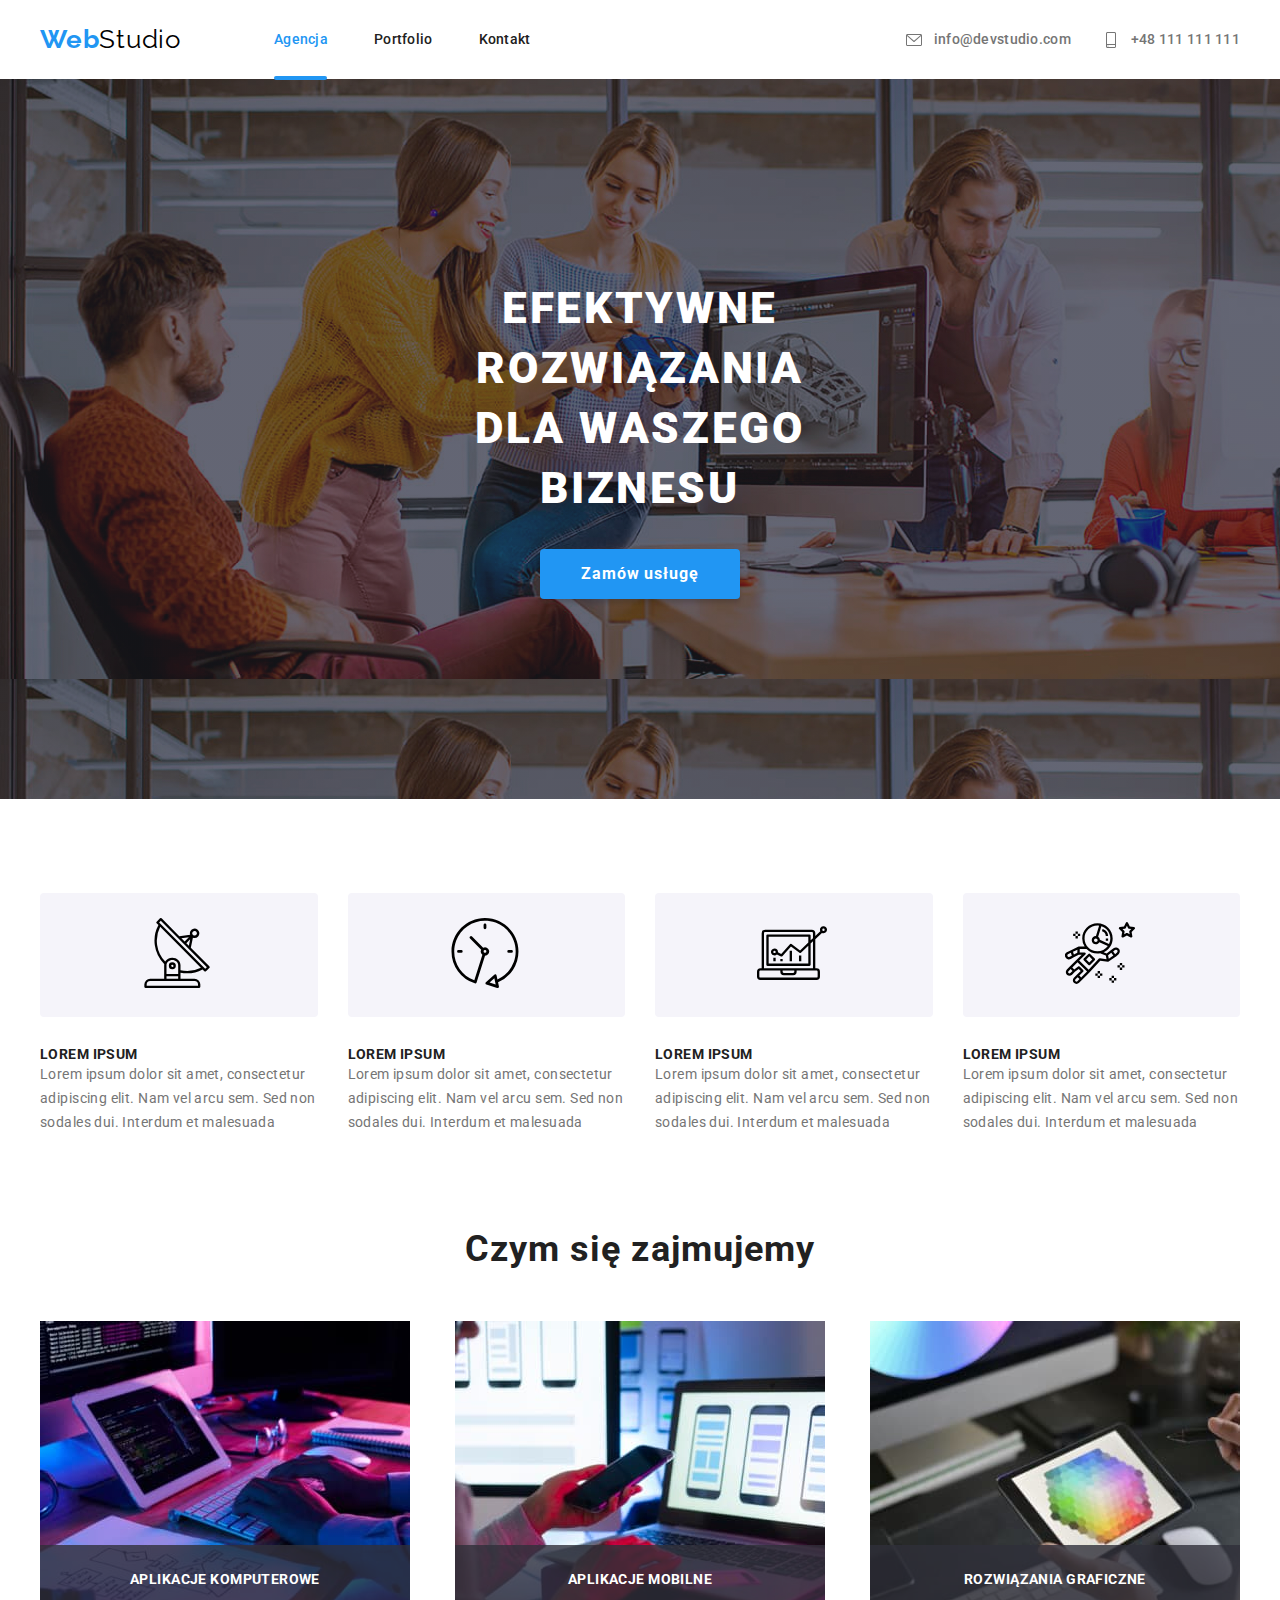
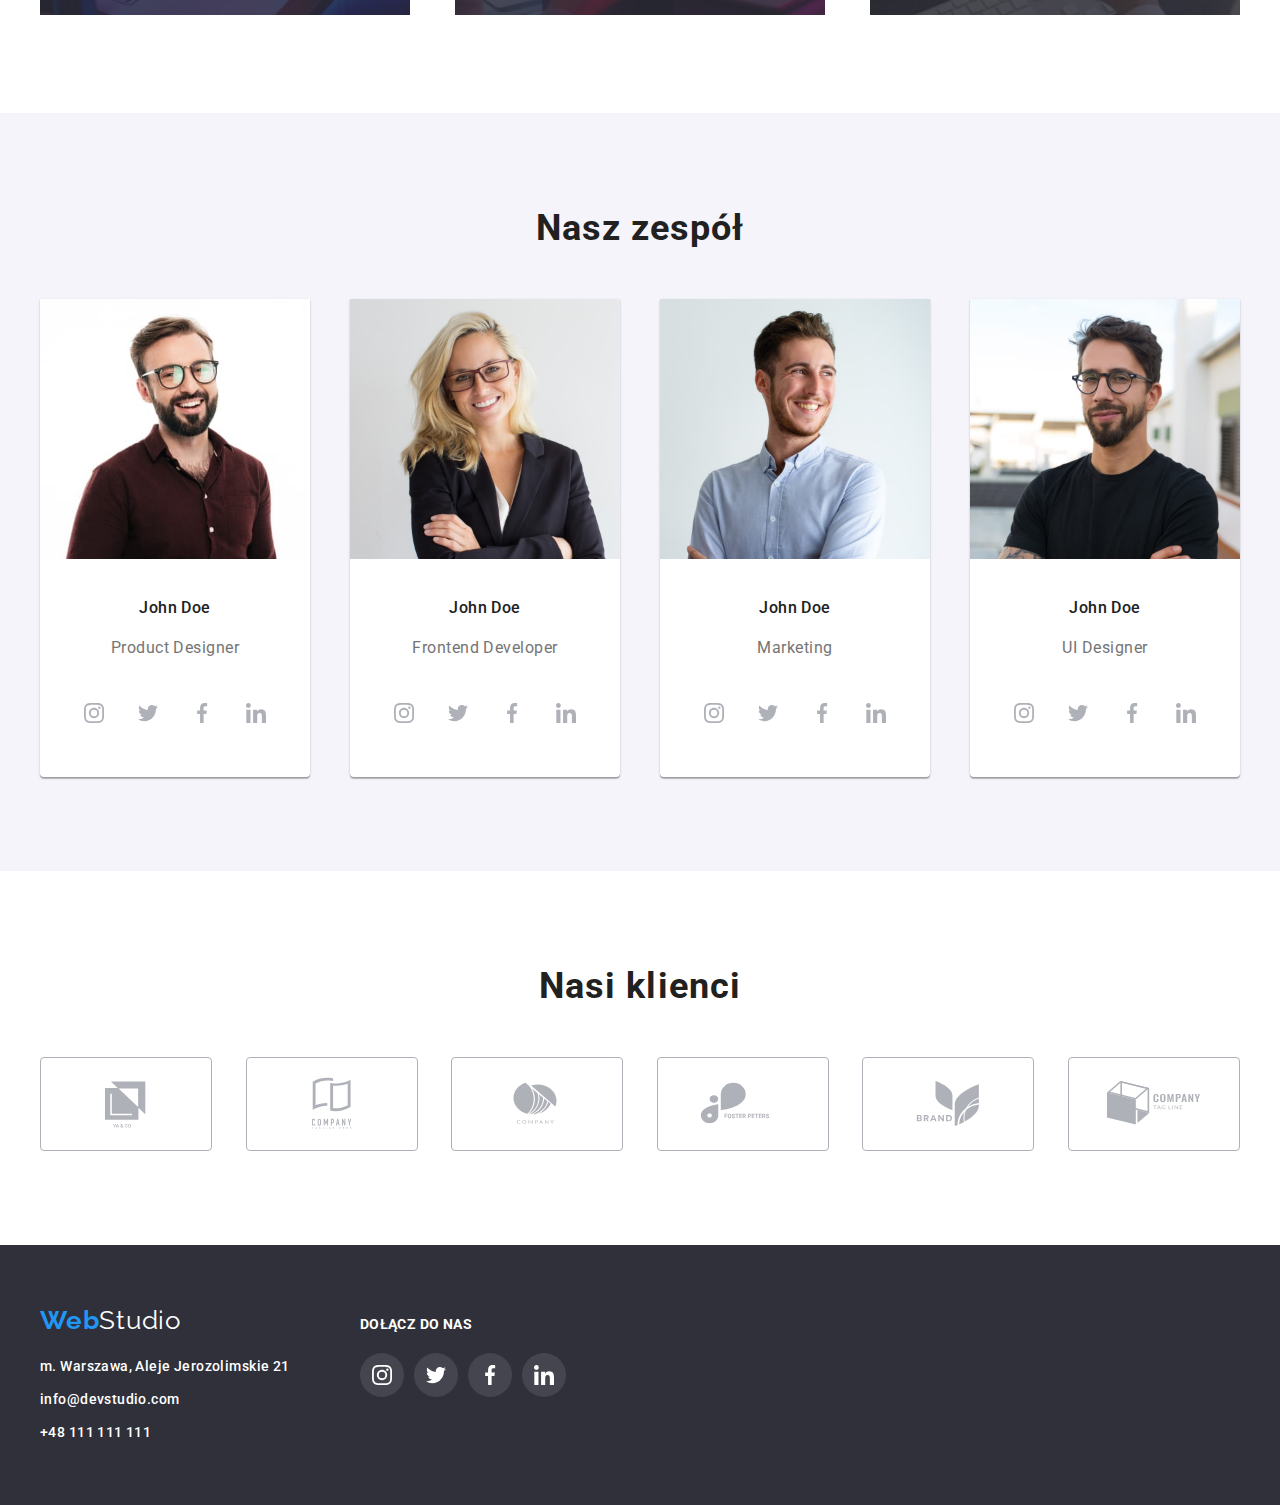
<file: index.html>
<!DOCTYPE html>
<html lang="pl">
  <head>
    <title>Studio</title>
    <link
      rel="stylesheet"
      href="https://cdnjs.cloudflare.com/ajax/libs/modern-normalize/1.1.0/modern-normalize.min.css"
      integrity="sha512-wpPYUAdjBVSE4KJnH1VR1HeZfpl1ub8YT/NKx4PuQ5NmX2tKuGu6U/JRp5y+Y8XG2tV+wKQpNHVUX03MfMFn9Q=="
      crossorigin="anonymous"
      referrerpolicy="no-referrer"
    />
    <link rel="stylesheet" href="css/styles.css" />
    <link rel="preconnect" href="https://fonts.googleapis.com" />
    <link rel="preconnect" href="https://fonts.gstatic.com" crossorigin />
    <link
      href="https://fonts.googleapis.com/css2?family=Raleway:wght@700&family=Roboto:wght@400;500;700;900&display=swap"
      rel="stylesheet"
    />
  </head>
  <body>
    <header class="container">
      <div class="main-header-wrapper">
        <div class="logo-nav-wrapper">
          <div class="logo logo__wrapper">
            <a href="" target="_blank"
              ><span class="logo__blue-part">Web</span
              ><span class="logo__black-part">Studio</span></a
            >
          </div>

          <nav>
            <ul class="nav">
              <li>
                <a class="nav__format nav__format-agency-active" href=""
                  >Agencja</a
                >
              </li>
              <li>
                <a class="nav__format" href="portfolio.html">Portfolio</a>
              </li>
              <li><a class="nav__format" href="">Kontakt</a></li>
            </ul>
          </nav>
        </div>

        <adress class="adress adress__wrapper">
          <a class="adress__format" href="mailto:info@devstudio.com">
            <svg width="20px" height="16px" class="icon-envelope">
              <use href="images/icons.svg#icon-envelope"></use>
            </svg>
            info@devstudio.com
          </a>

          <a class="adress__format" href="tel:+48111111111">
            <svg width="20px" height="16px" class="icon-smartphone">
              <use href="images/icons.svg#icon-smartphone"></use>
            </svg>
            +48 111 111 111
          </a>
        </adress>
      </div>
    </header>
    <main>
      <section class="main-container">
        <div class="main-header">
          <h1 class="main-header__text">
            efektywne rozwiązania dla waszego biznesu
          </h1>

          <button
            type="button"
            class="button button__order-text"
            data-modal-open
          >
            Zamów usługę
          </button>
        </div>
      </section>

      <section class="container">
        <ul class="lorem-ipsum-container">
          <li>
            <div class="lorem-ipsum__box--item">
              <svg width="70" height="70">
                <use href="./images/icons.svg#icon-antenna-1"></use>
              </svg>
            </div>
            <h2 class="lorem-ipsum lorem-ipsum__header">lorem ipsum</h2>
            <p class="lorem-ipsum lorem-ipsum__text">
              Lorem ipsum dolor sit amet, consectetur adipiscing elit. Nam vel
              arcu sem. Sed non sodales dui. Interdum et malesuada
            </p>
          </li>
          <li>
            <div class="lorem-ipsum__box--item">
              <svg width="70" height="70">
                <use href="./images/icons.svg#icon-clock-1"></use>
              </svg>
            </div>
            <h2 class="lorem-ipsum lorem-ipsum__header">lorem ipsum</h2>
            <p class="lorem-ipsum lorem-ipsum__text">
              Lorem ipsum dolor sit amet, consectetur adipiscing elit. Nam vel
              arcu sem. Sed non sodales dui. Interdum et malesuada
            </p>
          </li>
          <li>
            <div class="lorem-ipsum__box--item">
              <svg width="70" height="70">
                <use href="./images/icons.svg#icon-diagram-1"></use>
              </svg>
            </div>
            <h2 class="lorem-ipsum lorem-ipsum__header">lorem ipsum</h2>
            <p class="lorem-ipsum lorem-ipsum__text">
              Lorem ipsum dolor sit amet, consectetur adipiscing elit. Nam vel
              arcu sem. Sed non sodales dui. Interdum et malesuada
            </p>
          </li>
          <li>
            <div class="lorem-ipsum__box--item">
              <svg width="70" height="70">
                <use href="./images/icons.svg#icon-astronaut-1"></use>
              </svg>
            </div>
            <h2 class="lorem-ipsum lorem-ipsum__header">lorem ipsum</h2>
            <p class="lorem-ipsum lorem-ipsum__text">
              Lorem ipsum dolor sit amet, consectetur adipiscing elit. Nam vel
              arcu sem. Sed non sodales dui. Interdum et malesuada
            </p>
          </li>
        </ul>
      </section>
      <section class="container">
        <h2 class="main-business">Czym się zajmujemy</h2>

        <ul class="main-business-container">
          <li class="main-business-container__img">
            <img
              alt="programer working in the office"
              width="370"
              height="294"
              src="images/img-our-service-1.jpg"
            />
            <div class="main-business-container__text">
              aplikacje komputerowe
            </div>
          </li>
          <li class="main-business-container__img">
            <img
              alt="designers are developing application on smartphones"
              width="370"
              height="294"
              src="images/img-our-service-2.jpg"
            />
            <div class="main-business-container__text">aplikacje mobilne</div>
          </li>
          <li class="main-business-container__img">
            <img
              alt="creative artist web working with colour selections on tablet"
              width="370"
              height="294"
              src="images/img-our-service-3.jpg"
            />
            <div class="main-business-container__text">
              rozwiązania graficzne
            </div>
          </li>
        </ul>
      </section>
      <section class="our-team-container">
        <div class="container">
          <h2 class="our-team">Nasz zespół</h2>

          <ul class="our-team__wrapper">
            <li class="our-team__box">
              <img
                alt="our staff John number 1"
                width="270"
                height="260"
                src="images/img-our-team-1.jpg"
              />
              <div>
                <h3 class="our-team__individual">John Doe</h3>
                <p class="our-team__job-title">Product Designer</p>
                <div class="ourteam-icons-list">
                  <a href="" class="ourteam-icons-item">
                    <svg width="20" height="20">
                      <use href="./images/icons.svg#icon-instagram-2"></use>
                    </svg>
                  </a>
                  <a href="" class="ourteam-icons-item">
                    <svg width="20" height="20">
                      <use href="./images/icons.svg#icon-twitter-1"></use>
                    </svg>
                  </a>
                  <a href="" class="ourteam-icons-item">
                    <svg width="20" height="20">
                      <use href="./images/icons.svg#icon-facebook-1"></use>
                    </svg>
                  </a>
                  <a href="" class="ourteam-icons-item">
                    <svg width="20" height="20">
                      <use href="./images/icons.svg#icon-linkedin-1"></use>
                    </svg>
                  </a>
                </div>
              </div>
            </li>
            <li class="our-team__box">
              <img
                alt="our staff John number 2"
                width="270"
                height="260"
                src="images/img-our-team-2.jpg"
              />
              <div>
                <h3 class="our-team__individual">John Doe</h3>
                <p class="our-team__job-title">Frontend Developer</p>
                <div class="ourteam-icons-list">
                  <a href="" class="ourteam-icons-item">
                    <svg width="20" height="20">
                      <use href="./images/icons.svg#icon-instagram-2"></use>
                    </svg>
                  </a>
                  <a href="" class="ourteam-icons-item">
                    <svg width="20" height="20">
                      <use href="./images/icons.svg#icon-twitter-1"></use>
                    </svg>
                  </a>
                  <a href="" class="ourteam-icons-item">
                    <svg width="20" height="20">
                      <use href="./images/icons.svg#icon-facebook-1"></use>
                    </svg>
                  </a>
                  <a href="" class="ourteam-icons-item">
                    <svg width="20" height="20">
                      <use href="./images/icons.svg#icon-linkedin-1"></use>
                    </svg>
                  </a>
                </div>
              </div>
            </li>
            <li class="our-team__box">
              <img
                alt="our staff John number 3"
                width="270"
                height="260"
                src="images/img-our-team-3.jpg"
              />
              <div>
                <h3 class="our-team__individual">John Doe</h3>
                <p class="our-team__job-title">Marketing</p>
                <div class="ourteam-icons-list">
                  <a href="" class="ourteam-icons-item">
                    <svg width="20" height="20">
                      <use href="./images/icons.svg#icon-instagram-2"></use>
                    </svg>
                  </a>
                  <a href="" class="ourteam-icons-item">
                    <svg width="20" height="20">
                      <use href="./images/icons.svg#icon-twitter-1"></use>
                    </svg>
                  </a>
                  <a href="" class="ourteam-icons-item">
                    <svg width="20" height="20">
                      <use href="./images/icons.svg#icon-facebook-1"></use>
                    </svg>
                  </a>
                  <a href="" class="ourteam-icons-item">
                    <svg width="20" height="20">
                      <use href="./images/icons.svg#icon-linkedin-1"></use>
                    </svg>
                  </a>
                </div>
              </div>
            </li>
            <li class="our-team__box">
              <img
                alt="our staff John number 4"
                width="270"
                height="260"
                src="images/img-our-team-4.jpg"
              />
              <div>
                <h3 class="our-team__individual">John Doe</h3>
                <p class="our-team__job-title">UI Designer</p>
                <div class="ourteam-icons-list">
                  <a href="" class="ourteam-icons-item">
                    <svg width="20" height="20">
                      <use href="./images/icons.svg#icon-instagram-2"></use>
                    </svg>
                  </a>
                  <a href="" class="ourteam-icons-item">
                    <svg width="20" height="20">
                      <use href="./images/icons.svg#icon-twitter-1"></use>
                    </svg>
                  </a>
                  <a href="" class="ourteam-icons-item">
                    <svg width="20" height="20">
                      <use href="./images/icons.svg#icon-facebook-1"></use>
                    </svg>
                  </a>
                  <a href="" class="ourteam-icons-item">
                    <svg width="20" height="20">
                      <use href="./images/icons.svg#icon-linkedin-1"></use>
                    </svg>
                  </a>
                </div>
              </div>
            </li>
          </ul>
        </div>
      </section>
      <section class="our-clients-container">
        <div class="container">
          <h2 class="our-clients">Nasi klienci</h2>
          <ul class="our-clients-list">
            <li>
              <a class="our-clients-list-item" href="">
                <svg width="106" height="60">
                  <use href="./images/clients-icons.svg#icon-Logo-6"></use>
                </svg>
              </a>
            </li>

            <li>
              <a class="our-clients-list-item" href="">
                <svg width="106" height="60">
                  <use href="./images/clients-icons.svg#icon-Logo-7"></use>
                </svg>
              </a>
            </li>

            <li>
              <a class="our-clients-list-item" href="">
                <svg width="106" height="60">
                  <use href="./images/clients-icons.svg#icon-Logo-8"></use>
                </svg>
              </a>
            </li>

            <li>
              <a class="our-clients-list-item" href="">
                <svg width="106" height="60">
                  <use href="./images/clients-icons.svg#icon-Logo-9"></use>
                </svg>
              </a>
            </li>

            <li>
              <a class="our-clients-list-item" href="">
                <svg width="106" height="60">
                  <use href="./images/clients-icons.svg#icon-Logo-10"></use>
                </svg>
              </a>
            </li>

            <li>
              <a class="our-clients-list-item" href="">
                <svg width="106" height="60">
                  <use href="./images/clients-icons.svg#icon-Logo-11"></use>
                </svg>
              </a>
            </li>
          </ul>
        </div>
      </section>
    </main>
    <footer class="footer_wrapper">
      <div class="container footer_wrapper-icons">
        <div>
          <div class="logo logo__container">
            <a href="" target="_blank"
              ><span class="logo__blue-part">Web</span
              ><span class="logo__white-part">Studio</span></a
            >
          </div>
          <adress class="adress">
            <div class="adress__format-footer">
              <p>m. Warszawa, Aleje Jerozolimskie 21</p>
            </div>

            <div class="email-wrapper">
              <a class="adress__format-footer" href="mailto:info@devstudio.com"
                >info@devstudio.com</a
              >
            </div>
            <div>
              <a class="adress__format-footer" href="tel:+48111111111"
                >+48 111 111 111</a
              >
            </div>
          </adress>
        </div>
        <div>
          <p class="footer_icons-header">dołącz do nas</p>
          <div class="footer_icons-list">
            <a href="" class="footer-icons-item">
              <svg width="20" height="20">
                <use href="./images/icons.svg#icon-instagram-2"></use>
              </svg>
            </a>
            <a href="" class="footer-icons-item">
              <svg width="20" height="20">
                <use href="./images/icons.svg#icon-twitter-1"></use>
              </svg>
            </a>
            <a href="" class="footer-icons-item">
              <svg width="20" height="20">
                <use href="./images/icons.svg#icon-facebook-1"></use>
              </svg>
            </a>
            <a href="" class="footer-icons-item">
              <svg width="20" height="20">
                <use href="./images/icons.svg#icon-linkedin-1"></use>
              </svg>
            </a>
          </div>
        </div>
      </div>
    </footer>

    <div class="backdrop is-hidden" data-modal>
      <div class="modal">
        <button type="button" class="close-btn" data-modal-close>X</button>
      </div>
    </div>
    <script src="./js/modal.js"></script>
  </body>
</html>
</file>
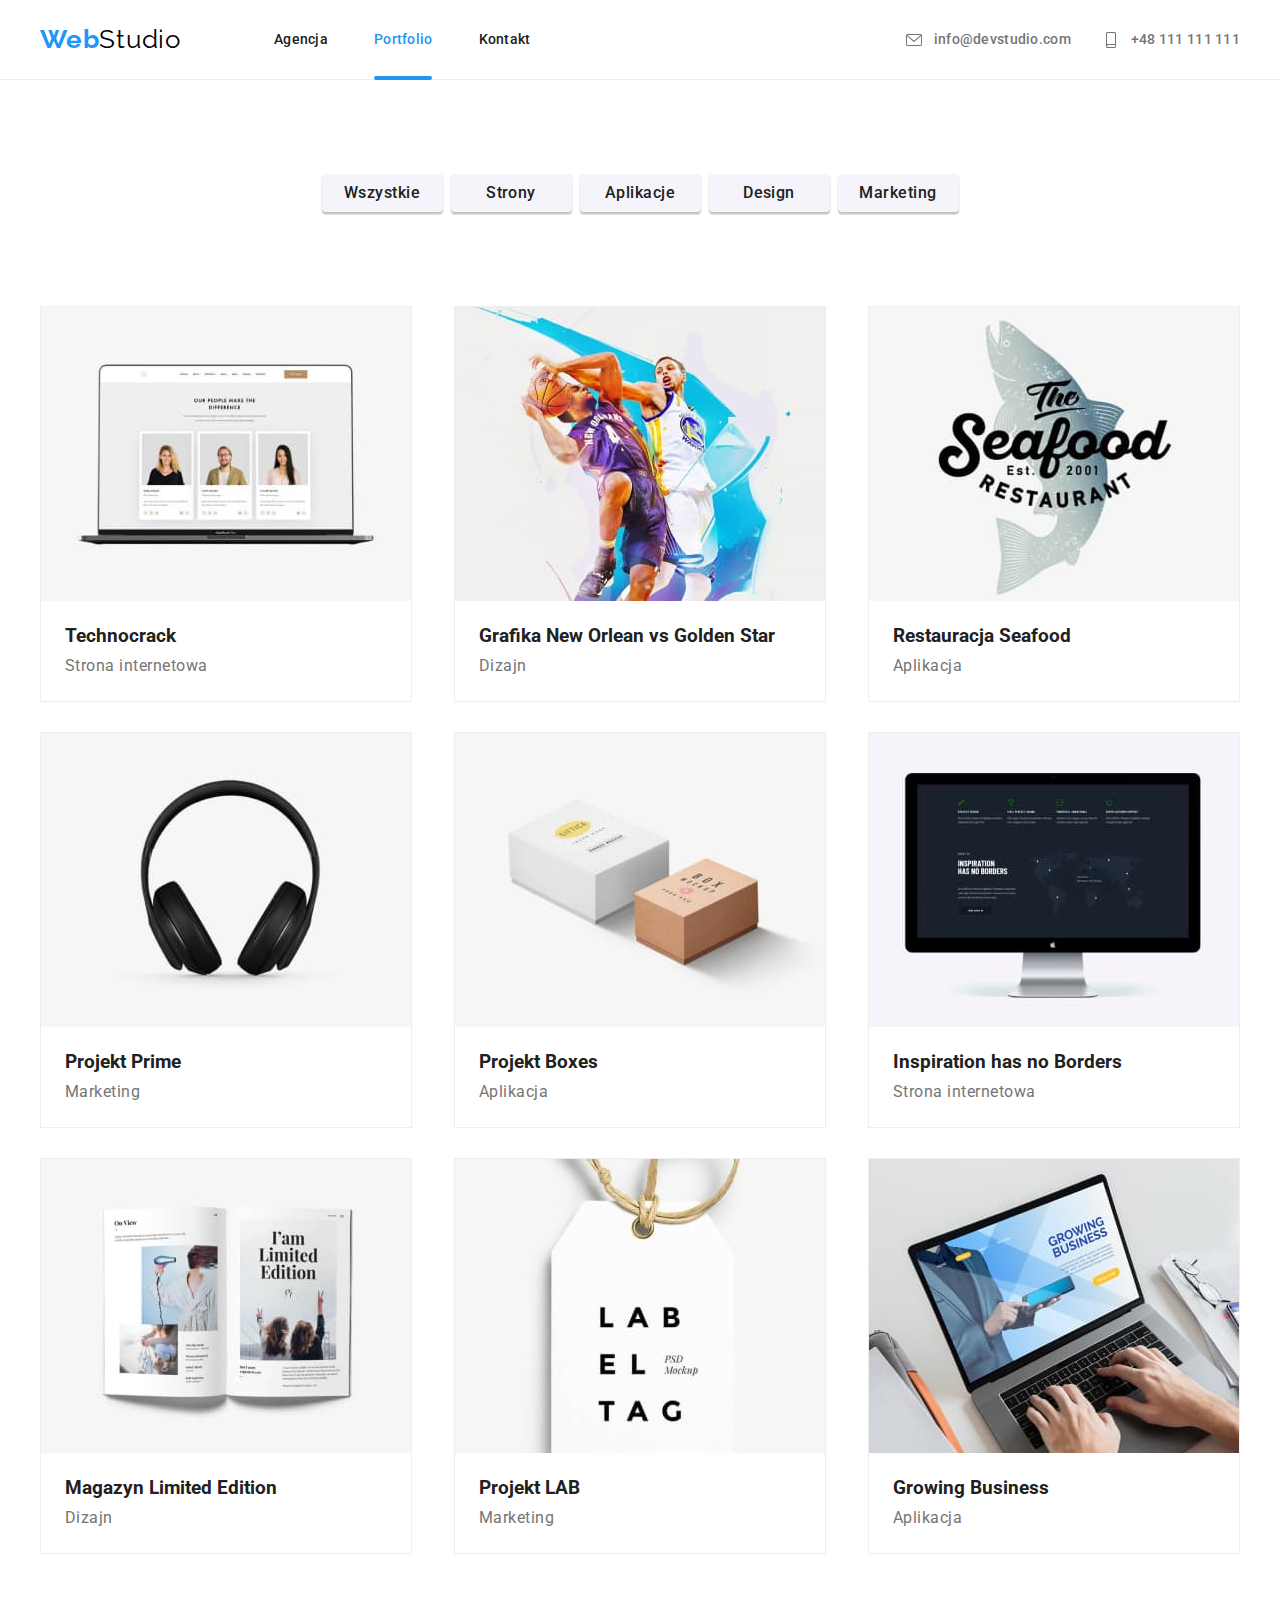
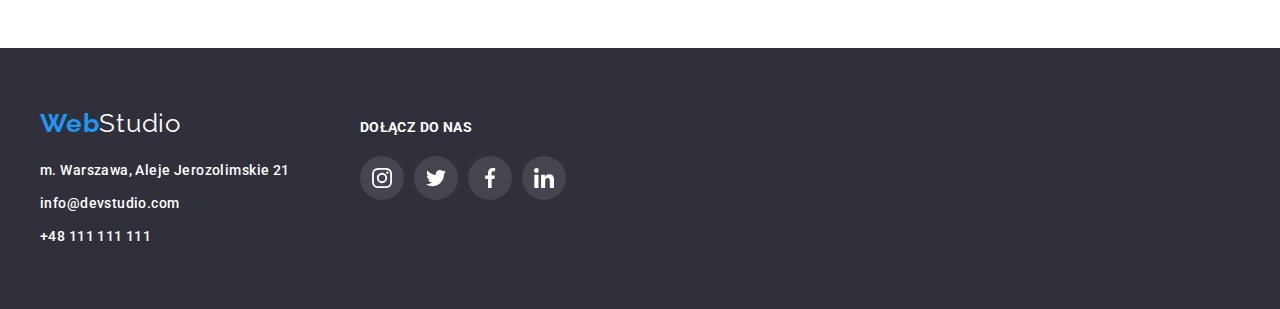
<file: portfolio.html>
<!DOCTYPE html>
<html lang="pl">
  <head>
    <title>Portfolio</title>
    <link
      rel="stylesheet"
      href="https://cdnjs.cloudflare.com/ajax/libs/modern-normalize/1.1.0/modern-normalize.min.css"
      integrity="sha512-wpPYUAdjBVSE4KJnH1VR1HeZfpl1ub8YT/NKx4PuQ5NmX2tKuGu6U/JRp5y+Y8XG2tV+wKQpNHVUX03MfMFn9Q=="
      crossorigin="anonymous"
      referrerpolicy="no-referrer"
    />
    <link rel="stylesheet" href="css/styles.css" />
    <link rel="preconnect" href="https://fonts.googleapis.com" />
    <link rel="preconnect" href="https://fonts.gstatic.com" crossorigin />
    <link
      href="https://fonts.googleapis.com/css2?family=Raleway:wght@700&family=Roboto:wght@400;500;700;900&display=swap"
      rel="stylesheet"
    />
  </head>
  <body>
    <header class="site-nav">
      <div class="container">
        <div class="main-header-wrapper">
          <div class="logo-nav-wrapper">
            <div class="logo logo__wrapper">
              <a href="" target="_blank"
                ><span class="logo__blue-part">Web</span
                ><span class="logo__black-part">Studio</span></a
              >
            </div>

            <nav>
              <ul class="nav">
                <li>
                  <a class="nav__format" href="index.html">Agencja</a>
                </li>
                <li>
                  <a
                    class="nav__format nav__format-portfolio-active"
                    href="portfolio.html"
                    >Portfolio</a
                  >
                </li>
                <li><a class="nav__format" href="">Kontakt</a></li>
              </ul>
            </nav>
          </div>

          <adress class="adress adress__wrapper">
            <a class="adress__format" href="mailto:info@devstudio.com">
              <svg width="20px" height="16px" class="icon-envelope">
                <use href="images/icons.svg#icon-envelope"></use>
              </svg>
              info@devstudio.com
            </a>

            <a class="adress__format" href="tel:+48111111111">
              <svg width="20px" height="16px" class="icon-smartphone">
                <use href="images/icons.svg#icon-smartphone"></use>
              </svg>
              +48 111 111 111
            </a>
          </adress>
        </div>
      </div>
    </header>

    <main>
      <section class="container">
        <div>
          <ul class="button-list">
            <li>
              <button
                type="button"
                class="button-portfolio button-portfolio__text"
              >
                Wszystkie
              </button>
            </li>
            <li>
              <button
                type="button"
                class="button-portfolio button-portfolio__text"
              >
                Strony
              </button>
            </li>
            <li>
              <button
                type="button"
                class="button-portfolio button-portfolio__text"
              >
                Aplikacje
              </button>
            </li>
            <li>
              <button
                type="button"
                class="button-portfolio button-portfolio__text"
              >
                Design
              </button>
            </li>
            <li>
              <button
                type="button"
                class="button-portfolio button-portfolio__text"
              >
                Marketing
              </button>
            </li>
          </ul>
        </div>
      </section>
      <section class="container">
        <ul class="portfolio-list">
          <li class="portfolio-box">
            <div class="image-wrapper">
              <img
                alt="portfolio1"
                width="370"
                height="294"
                src="images/img-portfolio-1.jpg"
              />
              <div class="portfolio-overlay">
                <p class="portfolio-overlay__text">
                  Technocrack jest popularną platformą wykorzystywaną do
                  rozpowszechniania koronawirusa. Firmy wykorzystują tę
                  platformę do celów szpiegowskich i ataków na niezabezpieczone
                  serwery konkurencji
                </p>
              </div>
            </div>
            <div class="portfolio-box-item">
              <h3 class="portfolio__title">Technocrack</h3>
              <p class="portfolio__text">Strona internetowa</p>
            </div>
          </li>
          <li class="portfolio-box">
            <img
              alt="portfolio2"
              width="370"
              height="294"
              src="images/img-portfolio-2.jpg"
            />
            <div class="portfolio-box-item">
              <h3 class="portfolio__title">
                Grafika New Orlean vs Golden Star
              </h3>
              <p class="portfolio__text">Dizajn</p>
            </div>
          </li>

          <li class="portfolio-box">
            <img
              alt="portfolio3"
              width="370"
              height="294"
              src="images/img-portfolio-3.jpg"
            />
            <div class="portfolio-box-item">
              <h3 class="portfolio__title">Restauracja Seafood</h3>
              <p class="portfolio__text">Aplikacja</p>
            </div>
          </li>

          <li class="portfolio-box">
            <img
              alt="portfolio4"
              width="370"
              height="294"
              src="images/img-portfolio-4.jpg"
            />
            <div class="portfolio-box-item">
              <h3 class="portfolio__title">Projekt Prime</h3>
              <p class="portfolio__text">Marketing</p>
            </div>
          </li>

          <li class="portfolio-box">
            <img
              alt="portfolio5"
              width="370"
              height="294"
              src="images/img-portfolio-5.jpg"
            />
            <div class="portfolio-box-item">
              <h3 class="portfolio__title">Projekt Boxes</h3>
              <p class="portfolio__text">Aplikacja</p>
            </div>
          </li>

          <li class="portfolio-box">
            <img
              alt="portfolio6"
              width="370"
              height="294"
              src="images/img-portfolio-6.jpg"
            />
            <div class="portfolio-box-item">
              <h3 class="portfolio__title">Inspiration has no Borders</h3>
              <p class="portfolio__text">Strona internetowa</p>
            </div>
          </li>
          <li class="portfolio-box">
            <img
              alt="portfolio7"
              width="370"
              height="294"
              src="images/img-portfolio-7.jpg"
            />
            <div class="portfolio-box-item">
              <h3 class="portfolio__title">Magazyn Limited Edition</h3>
              <p class="portfolio__text">Dizajn</p>
            </div>
          </li>
          <li class="portfolio-box">
            <img
              alt="portfolio8"
              width="370"
              height="294"
              src="images/img-portfolio-8.jpg"
            />
            <div class="portfolio-box-item">
              <h3 class="portfolio__title">Projekt LAB</h3>
              <p class="portfolio__text">Marketing</p>
            </div>
          </li>
          <li class="portfolio-box">
            <img
              alt="portfolio9"
              width="370"
              height="294"
              src="images/img-portfolio-9.jpg"
            />
            <div class="portfolio-box-item">
              <h3 class="portfolio__title">Growing Business</h3>
              <p class="portfolio__text">Aplikacja</p>
            </div>
          </li>
        </ul>
      </section>
    </main>

    <footer class="footer_wrapper">
      <div class="container footer_wrapper-icons">
        <div>
          <div class="logo logo__container">
            <a href="" target="_blank"
              ><span class="logo__blue-part">Web</span
              ><span class="logo__white-part">Studio</span></a
            >
          </div>
          <adress class="adress">
            <div class="adress__format-footer">
              <p>m. Warszawa, Aleje Jerozolimskie 21</p>
            </div>

            <div class="email-wrapper">
              <a class="adress__format-footer" href="mailto:info@devstudio.com"
                >info@devstudio.com</a
              >
            </div>
            <div>
              <a class="adress__format-footer" href="tel:+48111111111"
                >+48 111 111 111</a
              >
            </div>
          </adress>
        </div>
        <div>
          <p class="footer_icons-header">dołącz do nas</p>
          <div class="footer_icons-list">
            <a href="" class="footer-icons-item">
              <svg width="20" height="20">
                <use href="./images/icons.svg#icon-instagram-2"></use>
              </svg>
            </a>
            <a href="" class="footer-icons-item">
              <svg width="20" height="20">
                <use href="./images/icons.svg#icon-twitter-1"></use>
              </svg>
            </a>
            <a href="" class="footer-icons-item">
              <svg width="20" height="20">
                <use href="./images/icons.svg#icon-facebook-1"></use>
              </svg>
            </a>
            <a href="" class="footer-icons-item">
              <svg width="20" height="20">
                <use href="./images/icons.svg#icon-linkedin-1"></use>
              </svg>
            </a>
          </div>
        </div>
      </div>
    </footer>
  </body>
</html>
</file>
<file: css/styles.css>
* {
  text-decoration: none;
  list-style: none;
  margin: 0;
  padding: 0;
}

body {
  font-family: "Roboto", sans-serif;
  color: var(--standard-black);
  text-decoration: none;
}

:root {
  --standard-blue: #2196f3;
  --standard-white: #ffffff;
  --standard-black: #212121;
  --dark-black: #000000;
  --light-grey: #757575;
  --background-button-color: #f5f4fa;
  --background-black-color: #2f303a;
}

.container {
  width: 1200px;
  margin: 0 auto;
}

/* LOGO START */

.logo {
  font-family: "Raleway";
  font-size: 26px;
  line-height: 1.17;
  letter-spacing: 0.03em;
}

.logo__blue-part {
  font-weight: 700;
  color: var(--standard-blue);
}

.logo__black-part {
  color: var(--dark-black);
}

.logo__white-part {
  color: var(--standard-white);
}

.logo-nav-wrapper {
  display: flex;
  flex-direction: row;
  justify-content: flex-start;
  align-items: center;
}

.logo__wrapper {
  padding: 24px 0 25px;
  margin-right: 93px;
}

/* LOGO END */

/* NAV START */

.nav {
  font-size: 14px;
  font-weight: 500;
  line-height: 1.14;
  letter-spacing: 0.02em;
  display: flex;
  gap: 46px;
  align-items: center;
}

.nav__format {
  color: var(--standard-black);
  cursor: pointer;
  transition-property: color;
  transition-duration: 250ms;
  transition-timing-function: cubic-bezier(0.4, 0, 0.2, 1);
}

.nav__format-agency-active,
.nav__format-portfolio-active {
  color: var(--standard-blue);
  position: relative;
}

.nav__format-agency-active::after {
  display: block;
  content: "";
  width: 53px;
  height: 4px;
  background: var(--standard-blue);
  border-radius: 2px;
  position: absolute;
  top: 45px;
}

.nav__format-portfolio-active::after {
  display: block;
  content: "";
  width: 58px;
  height: 4px;
  background: var(--standard-blue);
  border-radius: 2px;
  position: absolute;
  top: 45px;
}

.adress {
  font-size: 14px;
  font-weight: 500;
  line-height: 1.14;
  letter-spacing: 0.02em;
}

.adress__wrapper {
  display: flex;
  align-items: center;
  gap: 10px;
}

.adress__format {
  color: var(--light-grey);
  display: flex;
  transition-property: color, fill;
  transition-duration: 250ms;
  transition-timing-function: cubic-bezier(0.4, 0, 0.2, 1);
}

.nav__format:hover,
.nav__format:focus,
.adress__format-footer:hover,
.adress__format-footer:focus {
  color: var(--standard-blue);
}

.adress__format:hover,
.adress__format:focus {
  fill: var(--standard-blue);
  cursor: pointer;
  color: var(--standard-blue);
}

.main-header-wrapper {
  display: flex;
  flex-direction: row;
  justify-content: space-between;
}

.site-nav {
  margin-bottom: 94px;
}

.site-nav::after {
  border-bottom: 1px solid #ececec;
  content: "";
  display: block;
}

.icon-smartphone {
  fill: currentColor;
  margin-right: 10px;
  margin-left: 20px;
}

.icon-envelope {
  fill: currentColor;
  margin-right: 10px;
}

/* NAV END */

/* MAIN HEADER START*/

.main-header {
  background-image: linear-gradient(
      rgba(47, 48, 58, 0.4),
      rgba(47, 48, 58, 0.4)
    ),
    url(../images/img-background.jpg);
  text-align: center;
  max-width: 1600px;
  margin: 0 auto;
}

.main-header__text {
  color: var(--standard-white);
  text-transform: uppercase;
  font-size: 44px;
  font-weight: 900;
  line-height: 1.36;
  letter-spacing: 0.06em;
  padding-top: 200px;
  padding-left: 452px;
  padding-right: 452px;
  padding-bottom: 30px;
}

.button {
  height: 50px;
  width: 200px;
  border-radius: 4px;
  background: var(--standard-blue);
  box-shadow: 0px 4px 4px rgba(0, 0, 0, 0.15);
  border: none;
  cursor: pointer;
  margin-bottom: 200px;
}

.button__order-text {
  font-family: "Roboto", sans-serif;
  font-size: 16px;
  font-weight: 700;
  line-height: 1.875;
  letter-spacing: 0.06em;
  text-align: center;
  color: var(--standard-white);
  box-shadow: 0px 4px 4px rgba(0, 0, 0, 0.15);
  border: none;
  cursor: pointer;
}

.main-container {
  padding-bottom: 94px;
}

/* MAIN HEADER END*/

/* LOREM IPSUM START*/

.lorem-ipsum {
  font-size: 14px;
  letter-spacing: 0.03em;
}

.lorem-ipsum__header {
  font-weight: 700;
  line-height: 1.14;
  text-transform: uppercase;
}

.lorem-ipsum__text {
  font-weight: 400;
  line-height: 1.71;
  color: var(--light-grey);
}

.lorem-ipsum-container {
  display: flex;
  justify-content: space-between;
  gap: 30px;
  padding-bottom: 94px;
}

.lorem-ipsum__box--item {
  background: var(--background-button-color);
  border-radius: 4px;
  padding: 25px 102.34px;
  margin-bottom: 30px;
}

/* LOREM IPSUM END*/

/* MAIN BUSINESS START*/

.main-business {
  font-size: 36px;
  font-weight: 700;
  line-height: 1.17;
  letter-spacing: 0.03em;
  text-align: center;
  padding-bottom: 50px;
}

.main-business-container {
  display: flex;
  justify-content: space-between;
  gap: 30px;
  padding-bottom: 94px;
}

.main-business-container__img {
  position: relative;
}

.main-business-container__text {
  background: rgba(47, 48, 58, 0.8);
  font-family: "Roboto";
  font-style: normal;
  font-weight: 700;
  font-size: 14px;
  line-height: 1.14;
  letter-spacing: 0.03em;
  text-transform: uppercase;
  color: var(--standard-white);
  padding: 27px 0;
  width: 100%;
  text-align: center;
  position: absolute;
  z-index: 2;
  top: 224px;
}

/* MAIN BUSINESS END*/

/* OUR TEAM START*/

.our-team {
  font-size: 36px;
  font-weight: 700;
  line-height: 1.17;
  letter-spacing: 0.03em;
  text-align: center;
  padding-bottom: 50px;
}

.our-team-container {
  background-color: var(--background-button-color);
  padding-top: 94px;
  padding-bottom: 94px;
}

.our-team__individual {
  font-size: 16px;
  font-weight: 500;
  line-height: 1.875;
  letter-spacing: 0.03em;
  text-align: center;
  padding: 30px 0px 10px;
}

.our-team__job-title {
  font-size: 16px;
  line-height: 1.875;
  letter-spacing: 0.03em;
  text-align: center;
  color: var(--light-grey);
}

.our-team__wrapper {
  display: flex;
  justify-content: space-between;
  gap: 30px;
}

.our-team__box {
  background: var(--standard-white);
  box-shadow: 0px 1px 3px rgba(0, 0, 0, 0.12), 0px 1px 1px rgba(0, 0, 0, 0.14),
    0px 2px 1px rgba(0, 0, 0, 0.2);
  border-radius: 0px 0px 4px 4px;
}

.ourteam-icons-list {
  display: flex;
  padding-left: 32px;
  padding-top: 28px;
  gap: 10px;
  padding-bottom: 42px;
}

.ourteam-icons-item {
  height: 44px;
  width: 44px;
  background: rgba(255, 255, 255, 0.1);
  border-radius: 50%;
  fill: #afb1b8;
  display: flex;
  justify-content: center;
  align-items: center;
  transition-property: background-color, fill;
  transition-duration: 250ms;
  transition-timing-function: cubic-bezier(0.4, 0, 0.2, 1);
}

.ourteam-icons-item:hover,
.ourteam-icons-item:focus {
  background-color: var(--standard-blue);
  fill: var(--standard-white);
}

/* OUR TEAM END */

/* OUR CLIENTS START */

.our-clients {
  font-size: 36px;
  font-weight: 700;
  line-height: 1.17;
  letter-spacing: 0.03em;
  text-align: center;
  padding-bottom: 50px;
}

.our-clients-container {
  padding-top: 94px;
  padding-bottom: 94px;
}

.our-clients-list {
  display: flex;
  justify-content: space-between;
}

.our-clients-list-item {
  fill: #afb1b8;
  border: 1px solid #afb1b8;
  border-radius: 4px;
  width: 170px;
  height: 92px;
  display: flex;
  justify-content: center;
  align-items: center;
  transition-property: border-color, fill;
  transition-duration: 250ms;
  transition-timing-function: cubic-bezier(0.4, 0, 0.2, 1);
}

.our-clients-list-item:hover,
.our-clients-list-item:focus {
  cursor: pointer;
  fill: var(--standard-blue);
  border-color: var(--standard-blue);
}

/* OUR CLIENTS END */

/* FOOTER START */

.footer_wrapper {
  background-color: var(--background-black-color);
  padding: 60px 0px 60px;
}

.adress__format-footer {
  color: var(--standard-white);
  line-height: 1.71;
  letter-spacing: 0.03em;
  margin-bottom: 9px;
  transition-property: color;
  transition-duration: 250ms;
  transition-timing-function: cubic-bezier(0.4, 0, 0.2, 1);
}

.logo__container {
  margin-bottom: 20px;
}

.email-wrapper {
  margin-bottom: 9px;
}

.footer_wrapper-icons {
  display: flex;
}

.footer_icons-header {
  font-family: Roboto;
  font-size: 14px;
  font-weight: 700;
  line-height: 1.14;
  letter-spacing: 0.03em;
  text-align: left;
  color: var(--standard-white);
  text-transform: uppercase;
  margin-left: 70px;
  padding-top: 12px;
  margin-bottom: 20px;
}

.footer_icons-list {
  display: flex;
  margin-left: 70px;
  gap: 10px;
}

.footer-icons-item {
  height: 44px;
  width: 44px;
  background: rgba(255, 255, 255, 0.1);
  border-radius: 50%;
  fill: var(--standard-white);
  display: flex;
  justify-content: center;
  align-items: center;
  transition-property: background-color;
  transition-duration: 250ms;
  transition-timing-function: cubic-bezier(0.4, 0, 0.2, 1);
}

.footer-icons-item:hover,
.footer-icons-item:focus {
  background-color: var(--standard-blue);
}

/* FOOTER END */

/* PORTFOLIO START */

.portfolio-title {
  font-size: 18px;
  font-weight: 700;
  line-height: 2;
  letter-spacing: 0.06em;
  color: var(--standard-black);
}

.portfolio__text {
  color: var(--light-grey);
  font-size: 16px;
  line-height: 1.875;
  letter-spacing: 0.03em;
  margin-top: 4px;
}

.portfolio-list {
  display: flex;
  justify-content: space-between;
  flex-wrap: wrap;
  gap: 30px;
  padding-bottom: 94px;
  max-width: 1200px;
}

.portfolio-box {
  border: 1px solid #eeeeee;
  transition-property: box-shadow;
  transition-duration: 250ms;
  transition-timing-function: cubic-bezier(0.4, 0, 0.2, 1);
}

.image-wrapper {
  position: relative;
  overflow: hidden;
}

.portfolio-overlay {
  position: absolute;
  width: 370px;
  height: 300px;
  top: 0px;
  background: rgba(33, 150, 243, 0.9);
  transform: translateY(100%);
  transition: transform 250ms ease;
}

.portfolio-overlay__text {
  font-family: "Roboto";
  font-style: normal;
  font-weight: 400;
  font-size: 18px;
  line-height: 1.56;
  letter-spacing: 0.03em;
  color: var(--standard-white);
  padding: 49px 45px 49px 24px;
}

.image-wrapper:hover .portfolio-overlay {
  transform: translateY(0);
  cursor: pointer;
}

.portfolio-box-item {
  padding-top: 20px;
  padding-left: 24px;
  padding-bottom: 20px;
}

.portfolio-box:hover,
.portfolio-box:focus {
  box-shadow: 0px 1px 1px rgba(0, 0, 0, 0.12), 0px 4px 4px rgba(0, 0, 0, 0.06),
    1px 4px 6px rgba(0, 0, 0, 0.16);
}

/* PORTFOLIO END */

/* BUTTON PORTFOLIO START */

.button-list {
  display: flex;
  justify-content: center;
  gap: 8px;
  padding-bottom: 94px;
}

.button-portfolio {
  height: 38px;
  width: 121px;
  left: 510px;
  top: 174px;
  border-radius: 4px;
  box-shadow: 0px 3px 1px rgba(0, 0, 0, 0.1), 0px 1px 2px rgba(0, 0, 0, 0.08),
    0px 2px 2px rgba(0, 0, 0, 0.12);
  border: none;
  cursor: pointer;
  background: var(--background-button-color);
}

.button-portfolio__text {
  font-family: "Roboto", sans-serif;
  font-size: 16px;
  font-weight: 500;
  line-height: 1.625;
  letter-spacing: 0.03em;
  text-align: center;
  color: var(--standard-black);
  transition-property: color, background-color;
  transition-duration: 250ms;
  transition-timing-function: cubic-bezier(0.4, 0, 0.2, 1);
}

.button-portfolio__text:hover,
.button-portfolio__text:focus {
  color: var(--standard-white);
  background-color: var(--standard-blue);
}

/* BUTTON PORTFOLIO END */

/* MODAL START */

.is-hidden {
  pointer-events: none;
  visibility: hidden;
  opacity: 0;
}

.modal {
  position: relative;
  box-shadow: 0px 1px 3px rgba(0, 0, 0, 0.12), 0px 1px 1px rgba(0, 0, 0, 0.14),
    0px 2px 1px rgba(0, 0, 0, 0.2);
  border-radius: 4px;
  transform: translateY(0);
  width: 528px;
  min-height: 581px;
  background-color: var(--standard-white);
  transition: transform 500ms cubic-bezier(0.4, 0, 0.2, 1);
}

.backdrop {
  position: fixed;
  display: flex;
  align-items: center;
  justify-content: center;
  left: 0;
  top: 0;
  width: 100%;
  height: 100%;
  background-color: rgba(0, 0, 0, 0.2);
}

.close-btn {
  position: absolute;
  top: 8px;
  right: 8px;
  width: 30px;
  height: 30px;
  background-color: var(--standard-white);
  border: 1px solid rgba(0, 0, 0, 0.1);
  border-radius: 50px;
  cursor: pointer;
}

/* MODAL END */
</file>
